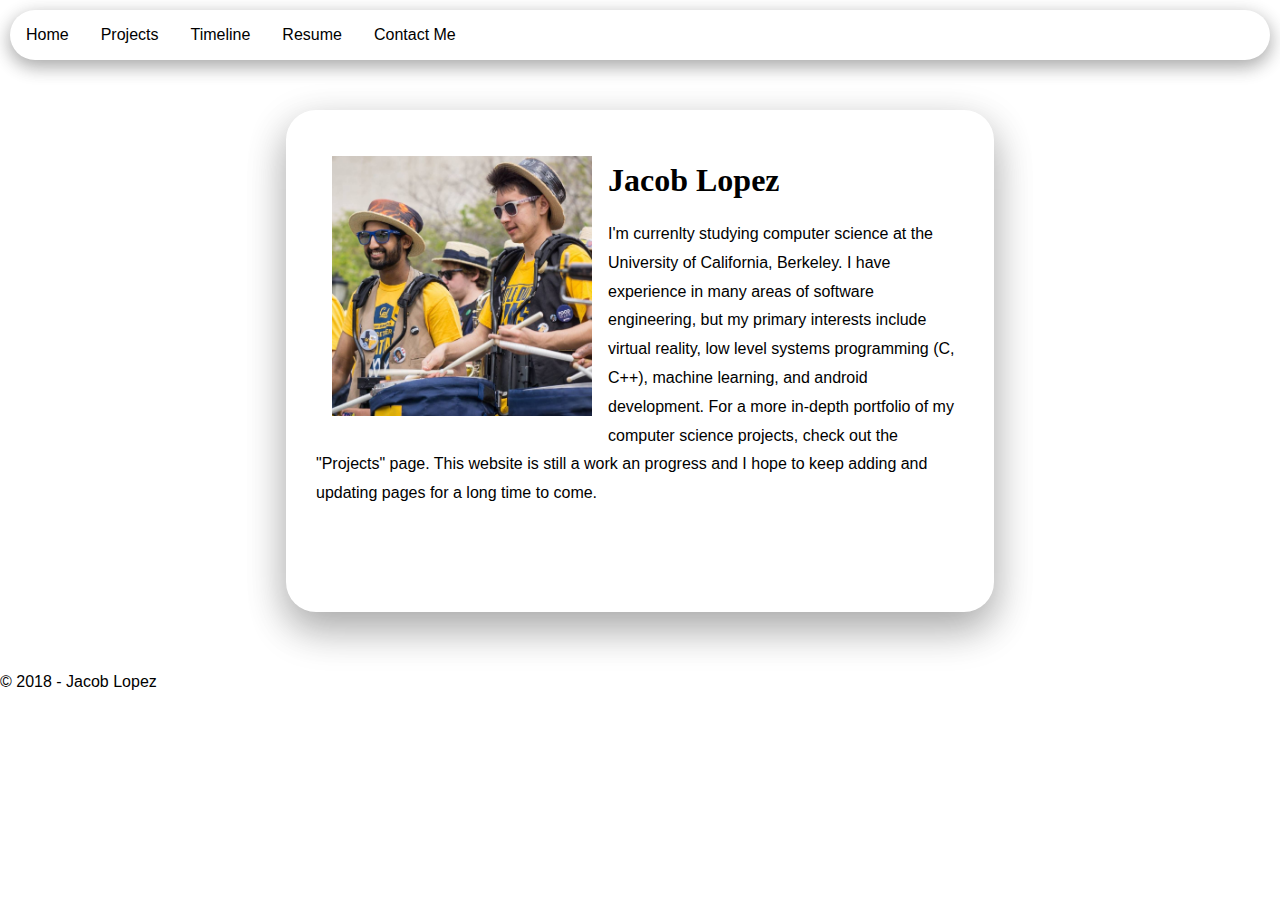
<file: index.html>
<!doctype html>
<html>
    <head>
       <meta charset="utf-8">
        <title>Jacob Lopez</title>
        <link rel="stylesheet" href="normalize.css">
        <link rel="stylesheet" href="style.css">
    </head>
    <body>
        <div class="gradient-background">
            <div class="site-header">
                <ul>
                    <li>
                        <a href="index.html">Home</a>
                    </li>
                    <li>
                        <a href="projects.html">Projects</a>
                    </li>
                    <li>
                        <a href="timeline.html">Timeline</a>
                    </li>
                    <li>
                        <a href="Jacob_Resume.pdf" target="_blank">Resume</a>
                    </li>
                    <li>
                        <a href="about.html">Contact Me</a>
                    </li>
                </ul>
            </div>
            <div class="site-body">
                <div class="about-me">
                    <img class="main-pic" src="profilepic.jpg" alt="Jacob Lopez">
                    <h1>Jacob Lopez</h1>
                    <p>
                        I'm currenlty studying computer science at the University of 
                        California, Berkeley. I have experience in many areas of 
                        software engineering, but my primary interests include virtual 
                        reality, low level systems programming (C, C++), machine 
                        learning, and android development. For a more in-depth portfolio 
                        of my computer science projects, check out the "Projects" page. This 
                        website is still a work an progress and I hope to keep adding and 
                        updating pages for a long time to come.
                        <br/> 
                        <br/> 
                        <br/>
                    </p>
                </div>
            </div>
            <div>
                <footer>
                    <p>&copy; 2018 - Jacob Lopez</p>
                </footer>
            </div>
        </div>
    </body>
</html>
</file>
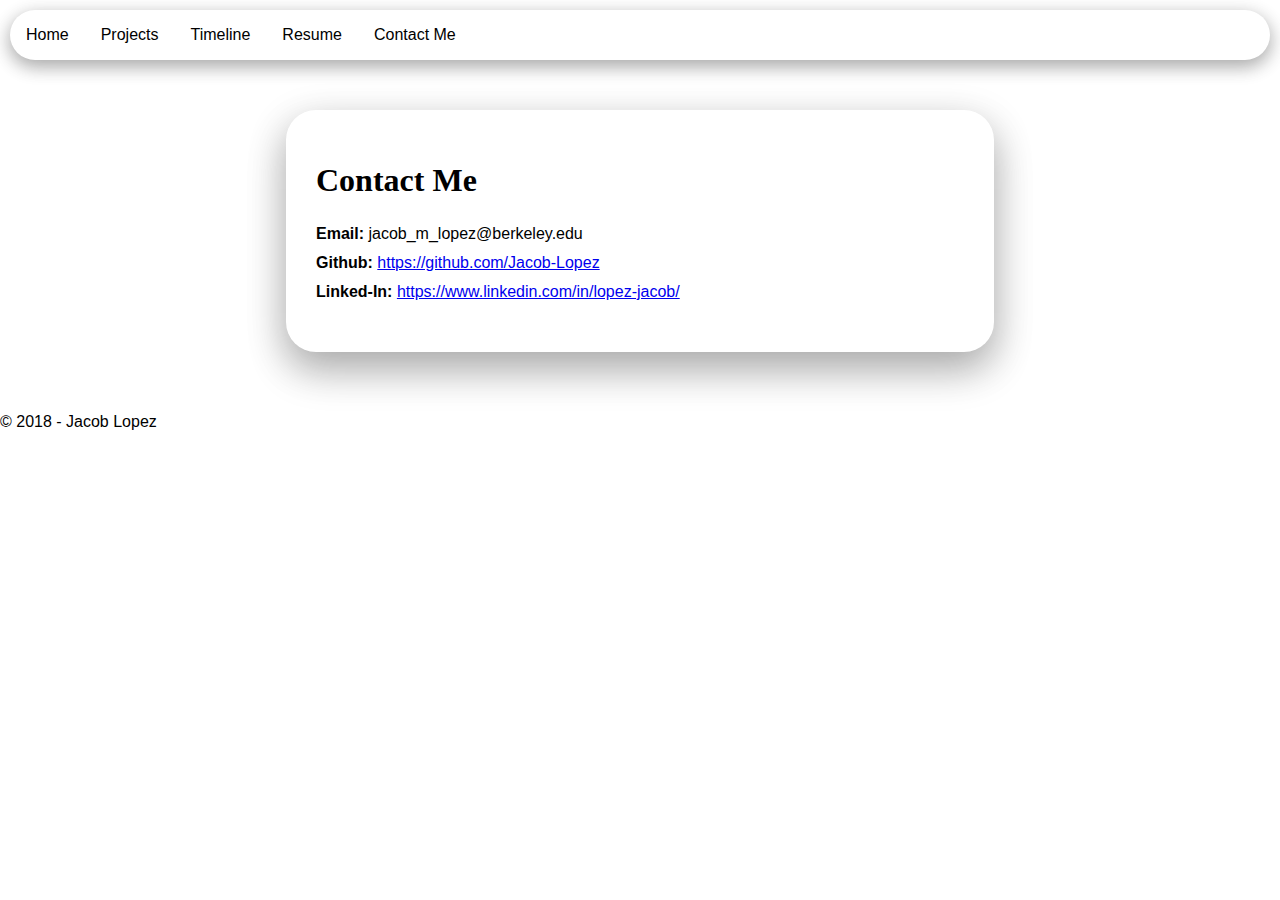
<file: about.html>
<!doctype html>
<html>
    <head>
       <meta charset="utf-8">
        <title>Jacob Lopez</title>
        <link rel="stylesheet" href="normalize.css">
        <link rel="stylesheet" href="style.css">
    </head>
    <body>
        <div class="site-header">
            <ul>
                <li>
                    <a href="index.html">Home</a>
                </li>
                <li>
                    <a href="projects.html">Projects</a>
                </li>
                <li>
                    <a href="timeline.html">Timeline</a>
                </li>
                <li>
                    <a href="Jacob_Resume.pdf" target="_blank">Resume</a>
                </li>
                <li>
                    <a href="about.html">Contact Me</a>
                </li>
            </ul>
        </div>
        <div class="site-body">
            <div class="about-me">
                <h1>Contact Me</h1>
                <p>
                    <b>Email: </b>jacob_m_lopez@berkeley.edu
                    <br/>
                    <b>Github: </b> <a href="https://github.com/Jacob-Lopez">https://github.com/Jacob-Lopez</a>
                    <br/>
                    <b>Linked-In: </b> <a href="https://www.linkedin.com/in/lopez-jacob/">https://www.linkedin.com/in/lopez-jacob/</a>
                </p>
            </div>
        </div>
        <div>
            <footer>
                <p>&copy; 2018 - Jacob Lopez</p>
            </footer>
        </div>
    </body>
</html>
</file>
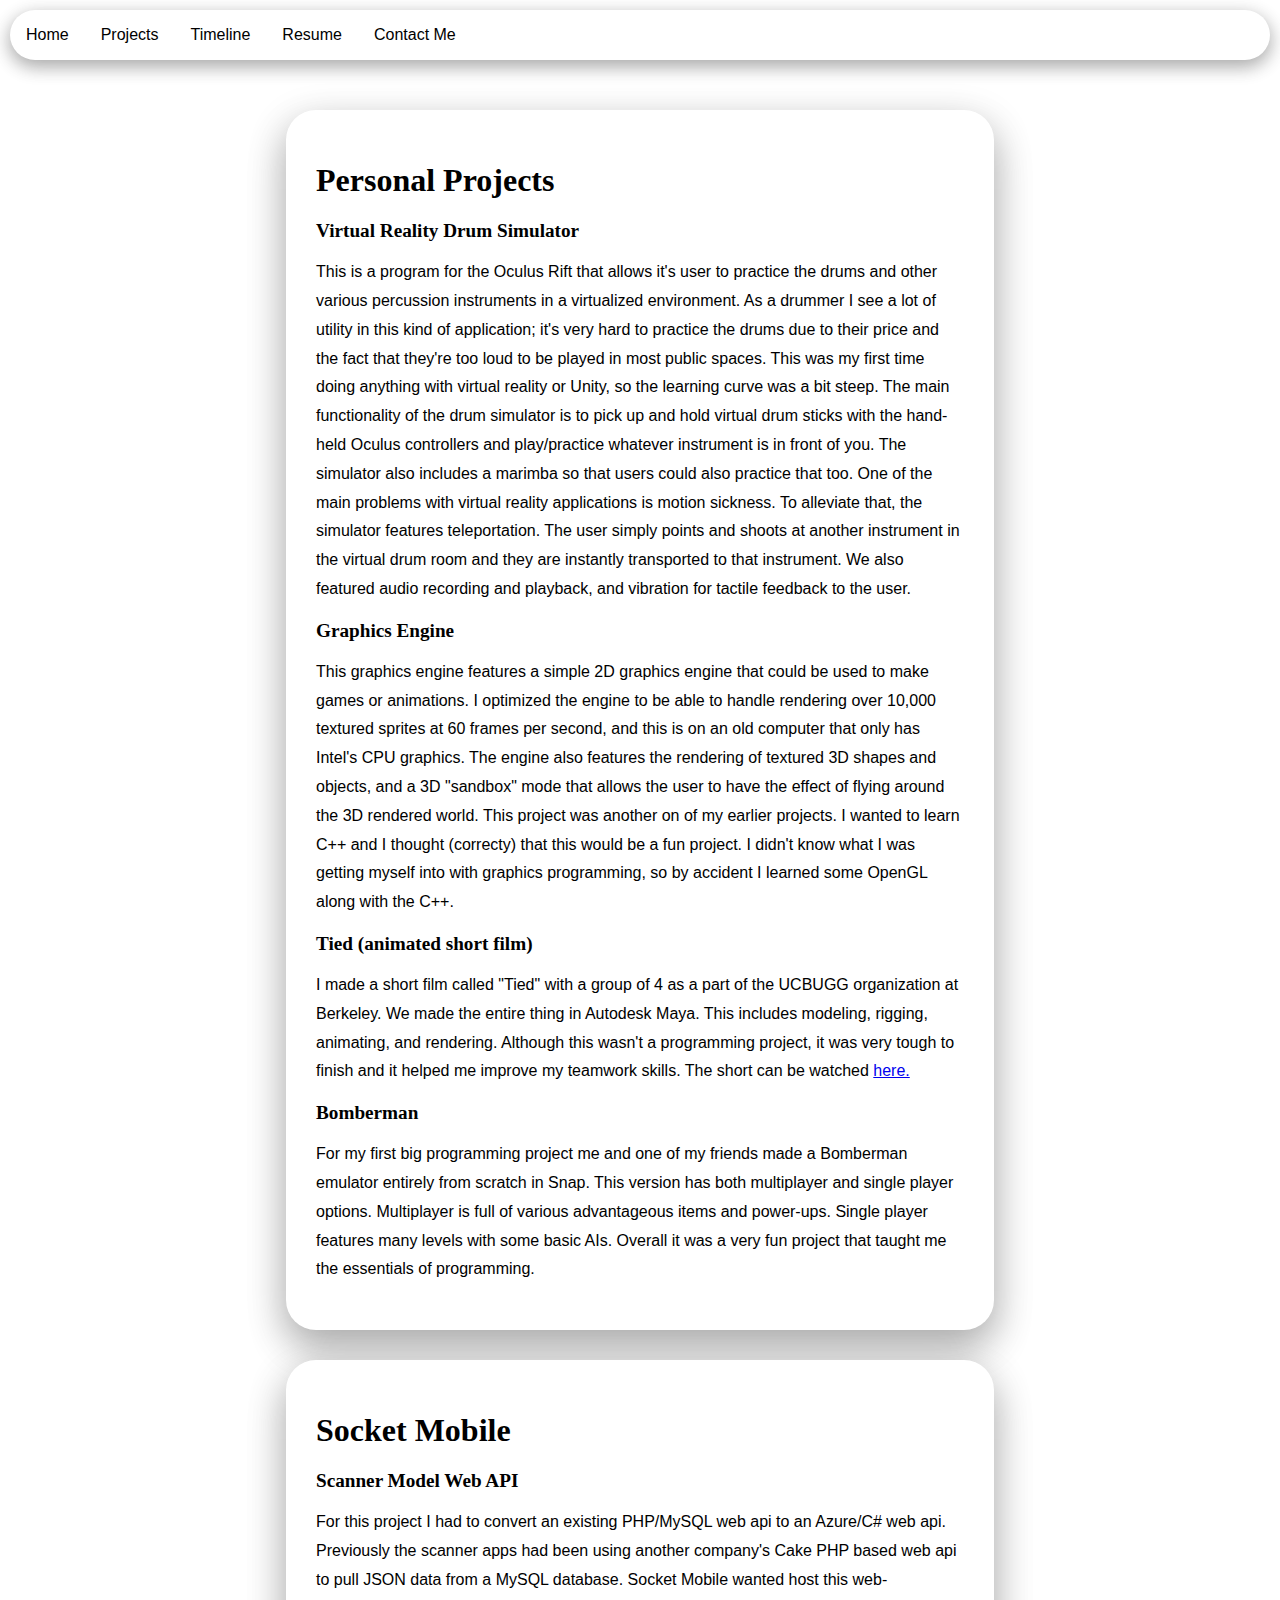
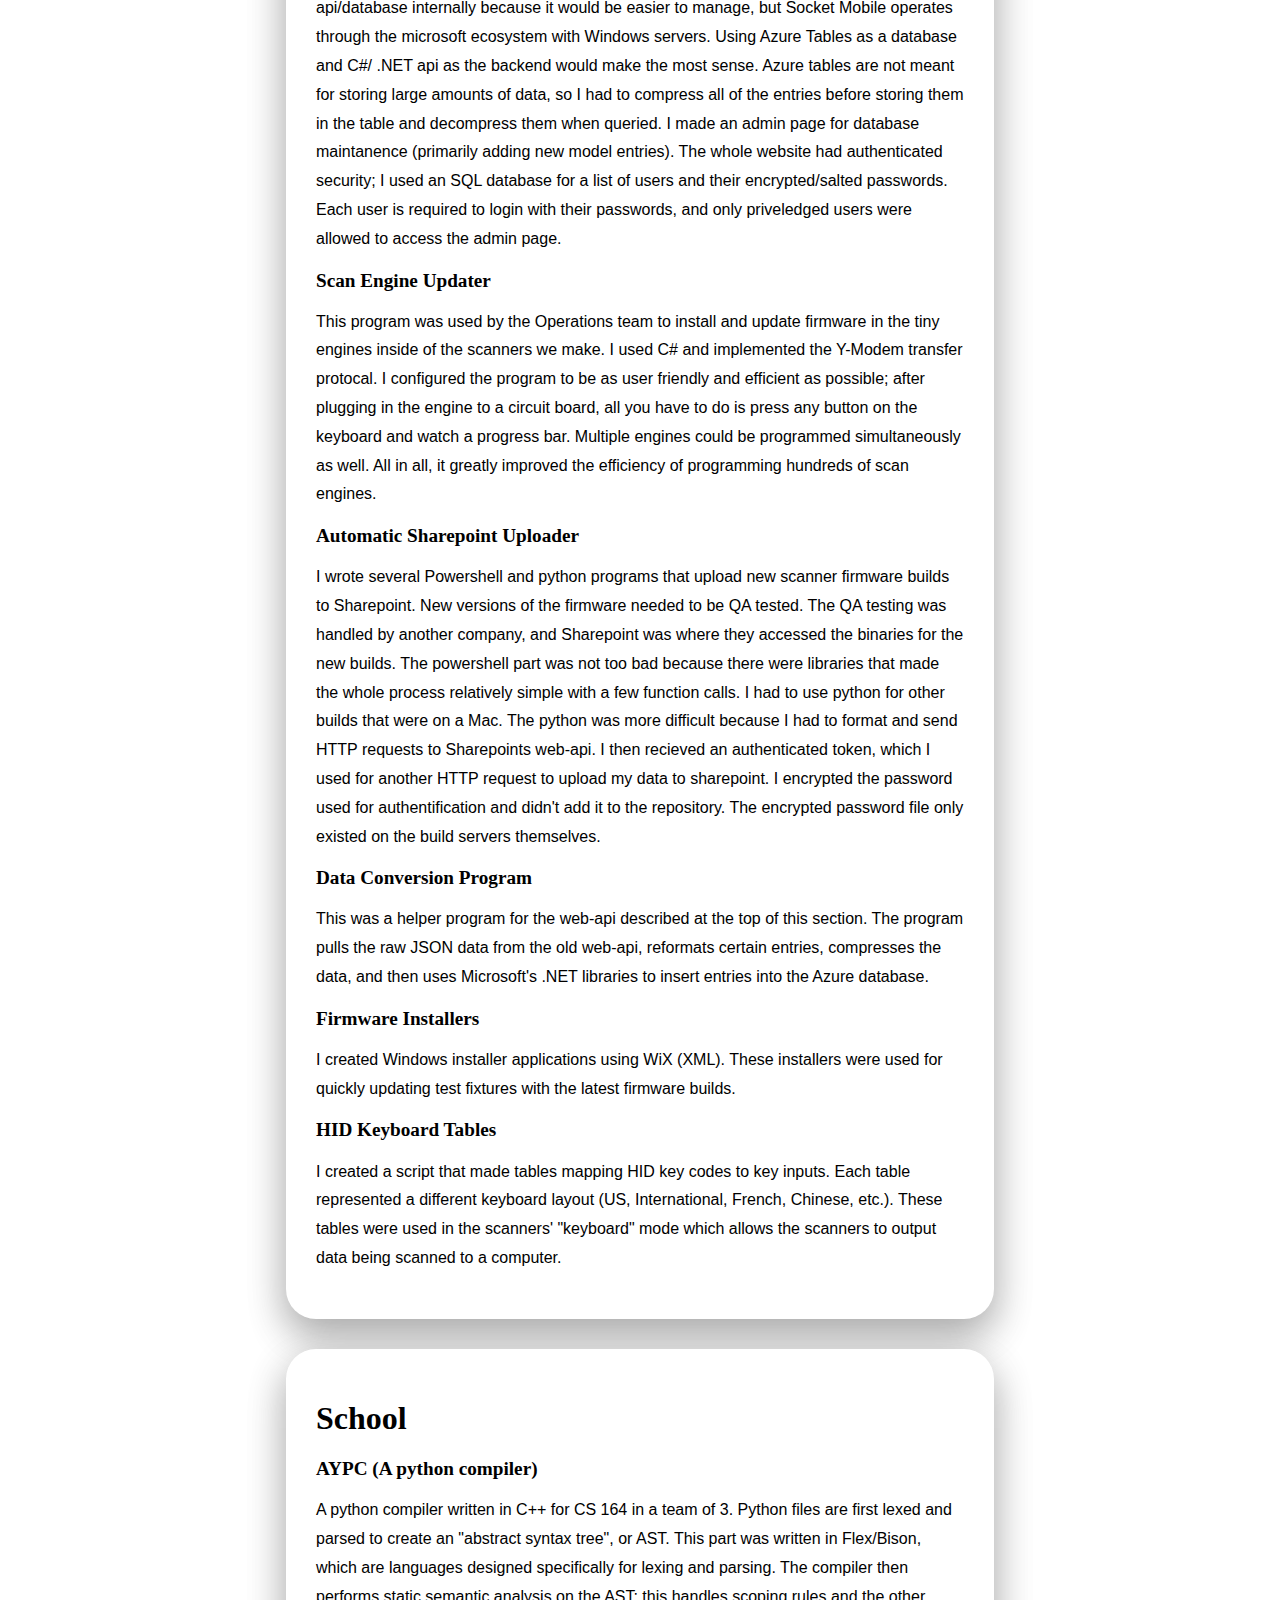
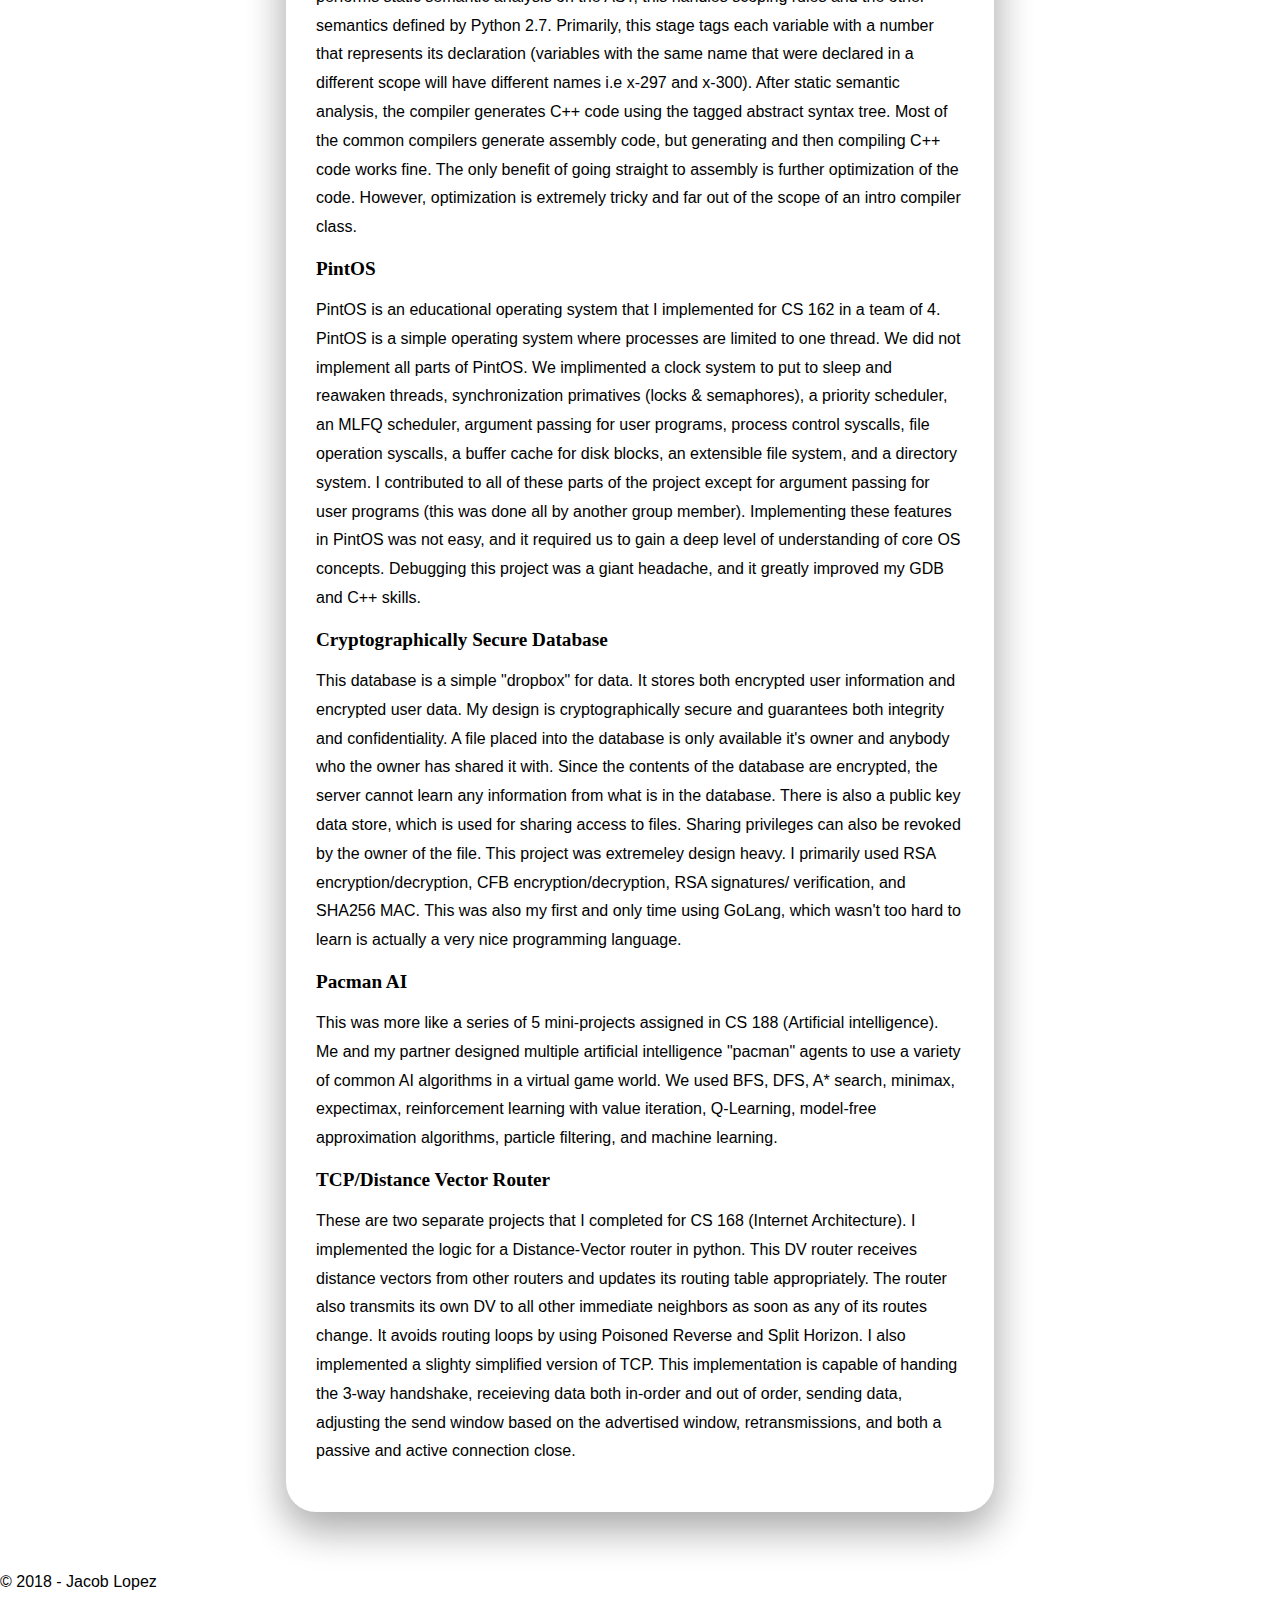
<file: projects.html>
<!doctype html>
<html>
    <head>
       <meta charset="utf-8">
        <title>Jacob Lopez</title>
        <link rel="stylesheet" href="normalize.css">
        <link rel="stylesheet" href="style.css">
    </head>
    <body>
        <div class="site-header">
            <ul>
                <li>
                    <a href="index.html">Home</a>
                </li>
                <li>
                    <a href="projects.html">Projects</a>
                </li>
                <li>
                    <a href="timeline.html">Timeline</a>
                </li>
                <li>
                    <a href="Jacob_Resume.pdf" target="_blank">Resume</a>
                </li>
                <li>
                    <a href="about.html">Contact Me</a>
                </li>
            </ul>
        </div>
        <div class="site-body">
            <div class="about-me">
                <h1>Personal Projects</h1>
                <h2>Virtual Reality Drum Simulator</h2>
                <p>
                    This is a program for the Oculus Rift that allows it's user 
                    to practice the drums and other various percussion instruments 
                    in a virtualized environment. As a drummer I see a lot of utility 
                    in this kind of application; it's very hard to practice the drums due 
                    to their price and the fact that they're too loud to be played in 
                    most public spaces. This was my first time doing anything with 
                    virtual reality or Unity, so the learning curve was a bit steep. 
                    The main functionality of the drum simulator is to pick up and hold 
                    virtual drum sticks with the hand-held Oculus controllers and play/practice 
                    whatever instrument is in front of you. The simulator also includes a marimba
                    so that users could also practice that too. One of the main problems with 
                    virtual reality applications is motion sickness. To alleviate that, 
                    the simulator features teleportation. The user simply points and shoots 
                    at another instrument in the virtual drum room and they are instantly 
                    transported to that instrument. We also featured audio recording and playback, 
                    and vibration for tactile feedback to the user.
                </p>
                <h2>Graphics Engine</h2>
                <p>This graphics engine features a simple 2D graphics engine that 
                    could be used to make games or animations. I optimized the engine 
                    to be able to handle rendering over 10,000 textured sprites at 60 
                    frames per second, and this is on an old computer that only has Intel's 
                    CPU graphics. The engine also features the rendering of textured 3D 
                    shapes and objects, and a 3D "sandbox" mode that allows the user 
                    to have the effect of flying around the 3D rendered world. This 
                    project was another on of my earlier projects. I wanted to learn C++ 
                    and I thought (correcty) that this would be a fun project. I didn't 
                    know what I was getting myself into with graphics programming, so by 
                    accident I learned some OpenGL along with the C++.
                </p>
                <h2>Tied (animated short film)</h2>
                <p>I made a short film called "Tied" with a group of 4 as a part of the UCBUGG
                    organization at Berkeley. We made the entire thing in Autodesk Maya. This 
                    includes modeling, rigging, animating, and rendering. Although 
                    this wasn't a programming project, it was very tough to 
                    finish and it helped me improve my teamwork skills. The short 
                    can be watched 
                    <a href="https://www.youtube.com/watch?v=Sm7wdAa_6fM">here.</a>
                </p>
                <h2>Bomberman</h2>
                <p>For my first big programming project me and one of 
                    my friends made a Bomberman emulator entirely from 
                    scratch in Snap. This version has both multiplayer 
                    and single player options. Multiplayer is full of 
                    various advantageous items and power-ups. Single player 
                    features many levels with some basic AIs. Overall it was 
                    a very fun project that taught me the essentials of 
                    programming.
                </p>
            </div>
            <div class="about-me">
                <h1>Socket Mobile</h1>
                <h2>Scanner Model Web API</h2>
                <p>For this project I had to convert an existing PHP/MySQL 
                    web api to an Azure/C# web api. Previously the scanner apps 
                    had been using another company's Cake PHP based web api to 
                    pull JSON data from a MySQL database. Socket Mobile wanted 
                    host this web-api/database internally because it would be easier to manage, but 
                    Socket Mobile operates through the microsoft ecosystem with 
                    Windows servers. Using Azure Tables as a database and C#/
                    .NET api as the backend would make the most sense. Azure tables 
                    are not meant for storing large amounts of data, so I 
                    had to compress all of the entries before storing them in the 
                    table and decompress them when queried. I made an admin page 
                    for database maintanence (primarily adding new model entries). 
                    The whole website had authenticated security; I used an SQL database 
                    for a list of users and their encrypted/salted passwords. Each 
                    user is required to login with their passwords, and only priveledged 
                    users were allowed to access the admin page.
                </p>
                <h2>Scan Engine Updater</h2>
                <p>This program was used by the Operations team to install 
                    and update firmware in the tiny engines inside of the 
                    scanners we make. I used C# and implemented the Y-Modem 
                    transfer protocal. I configured the program to be as user 
                    friendly and efficient as possible; after plugging in the 
                    engine to a circuit board, all you have to do is press any 
                    button on the keyboard and watch a progress bar. Multiple 
                    engines could be programmed simultaneously as well. All in all, 
                    it greatly improved the efficiency of programming hundreds of 
                    scan engines.
                </p>
                <h2>Automatic Sharepoint Uploader</h2>
                <p>
                    I wrote several Powershell and python programs that upload new scanner 
                    firmware builds to Sharepoint. New versions of the firmware needed to 
                    be QA tested. The QA testing was handled by another company, and Sharepoint 
                    was where they accessed the binaries for the new builds. The powershell part 
                    was not too bad because there were libraries that made the whole process 
                    relatively simple with a few function calls. I had to use python for other 
                    builds that were on a Mac. The python was more difficult because I had to 
                    format and send HTTP requests to Sharepoints web-api. I then recieved 
                    an authenticated token, which I used for another HTTP request to upload 
                    my data to sharepoint. I encrypted the password used for authentification 
                    and didn't add it to the repository. The encrypted password file only 
                    existed on the build servers themselves.
                </p>
                <h2>Data Conversion Program</h2>
                <p>This was a helper program for the web-api described at the top 
                    of this section. The program pulls the raw JSON data from the old 
                    web-api, reformats certain entries, compresses the data, and then 
                    uses Microsoft's .NET libraries to insert entries into the Azure 
                    database. 
                </p>
                <h2>Firmware Installers</h2>
                <p>
                    I created Windows installer applications using WiX (XML). 
                    These installers were used for quickly updating test 
                    fixtures with the latest firmware builds.
                </p>
                <h2>HID Keyboard Tables</h2>
                <p>
                    I created a script that made tables mapping HID key codes to 
                    key inputs. Each table represented a different keyboard layout (US, 
                    International, French, Chinese, etc.). These tables were used 
                    in the scanners' "keyboard" mode which allows the scanners to 
                    output data being scanned to a computer.
                </p>
            </div>
            <div class="about-me">
                <h1>School</h1>
                <h2>AYPC (A python compiler)</h2>
                <p>
                    A python compiler written in C++ for CS 164 in a team of 3. Python 
                    files are first lexed and parsed to create an "abstract syntax 
                    tree", or AST. This part was written in Flex/Bison, which are 
                    languages designed specifically for lexing and parsing. The 
                    compiler then performs static semantic analysis on the AST; 
                    this handles scoping rules and the other semantics defined 
                    by Python 2.7. Primarily, this stage tags each variable with 
                    a number that represents its declaration (variables with the 
                    same name that were declared in a different scope will have 
                    different names i.e x-297 and x-300). After static semantic 
                    analysis, the compiler generates C++ code using the tagged
                    abstract syntax tree. Most of the common compilers generate 
                    assembly code, but generating and then compiling C++ code 
                    works fine. The only benefit of going straight to assembly is 
                    further optimization of the code. However, optimization is 
                    extremely tricky and far out of the scope of an intro compiler 
                    class.
                </p>
                <h2>PintOS</h2>
                <p>
                    PintOS is an educational operating system that I implemented 
                    for CS 162 in a team of 4. PintOS is a simple operating system 
                    where processes are limited to one thread. We did not implement 
                    all parts of PintOS. We implimented a clock system to put to sleep 
                    and reawaken threads, synchronization primatives (locks & semaphores), 
                    a priority scheduler, an MLFQ scheduler, argument passing for user 
                    programs, process control syscalls, file operation syscalls, a buffer 
                    cache for disk blocks, an extensible file system, and a directory system. 
                    I contributed to all of these parts of the project except for argument 
                    passing for user programs (this was done all by another group member). 
                    Implementing these features in PintOS was not easy, and it required us 
                    to gain a deep level of understanding of core OS concepts. Debugging this 
                    project was a giant headache, and it greatly improved my GDB and C++ 
                    skills.
                </p>
                <h2>Cryptographically Secure Database</h2>
                <p>
                    This database is a simple "dropbox" for data. It stores both encrypted user 
                    information and encrypted user data. My design is cryptographically 
                    secure and guarantees both integrity and confidentiality. A file placed into 
                    the database is only available it's owner and anybody who the owner has shared 
                    it with. Since the contents of the database are encrypted, the server cannot 
                    learn any information from what is in the database. There is also a public key 
                    data store, which is used for sharing access to files. Sharing privileges can 
                    also be revoked by the owner of the file. This project was extremeley design heavy. 
                    I primarily used RSA encryption/decryption, CFB encryption/decryption, RSA signatures/
                    verification, and SHA256 MAC. This was also my first and only time using GoLang, 
                    which wasn't too hard to learn is actually a very nice programming language.
                </p>
                <h2>Pacman AI</h2>
                <p>
                    This was more like a series of 5 mini-projects assigned in CS 188 (Artificial 
                    intelligence). Me and my partner designed multiple artificial intelligence 
                    "pacman" agents to use a variety of common AI algorithms in a virtual game 
                    world. We used BFS, DFS, A* search, minimax, expectimax, reinforcement learning 
                    with value iteration, Q-Learning, model-free approximation algorithms, particle 
                    filtering, and machine learning.
                </p>
                <h2>TCP/Distance Vector Router</h2>
                <p>
                    These are two separate projects that I completed for CS 168 
                    (Internet Architecture). I implemented the logic for a 
                    Distance-Vector router in python. This DV router receives 
                    distance vectors from other routers and updates its routing 
                    table appropriately. The router also transmits its own 
                    DV to all other immediate neighbors as soon as any of its routes 
                    change. It avoids routing loops by using Poisoned Reverse and 
                    Split Horizon. I also implemented a slighty simplified version of 
                    TCP. This implementation is capable of handing the 3-way handshake, 
                    receieving data both in-order and out of order, sending data, 
                    adjusting the send window based on the advertised window, 
                    retransmissions, and both a passive and active connection close.
                </p>
            </div>
        </div>
        <div>
            <footer>
                <p>&copy; 2018 - Jacob Lopez</p>
            </footer>
        </div>
    </body>
</html>
</file>
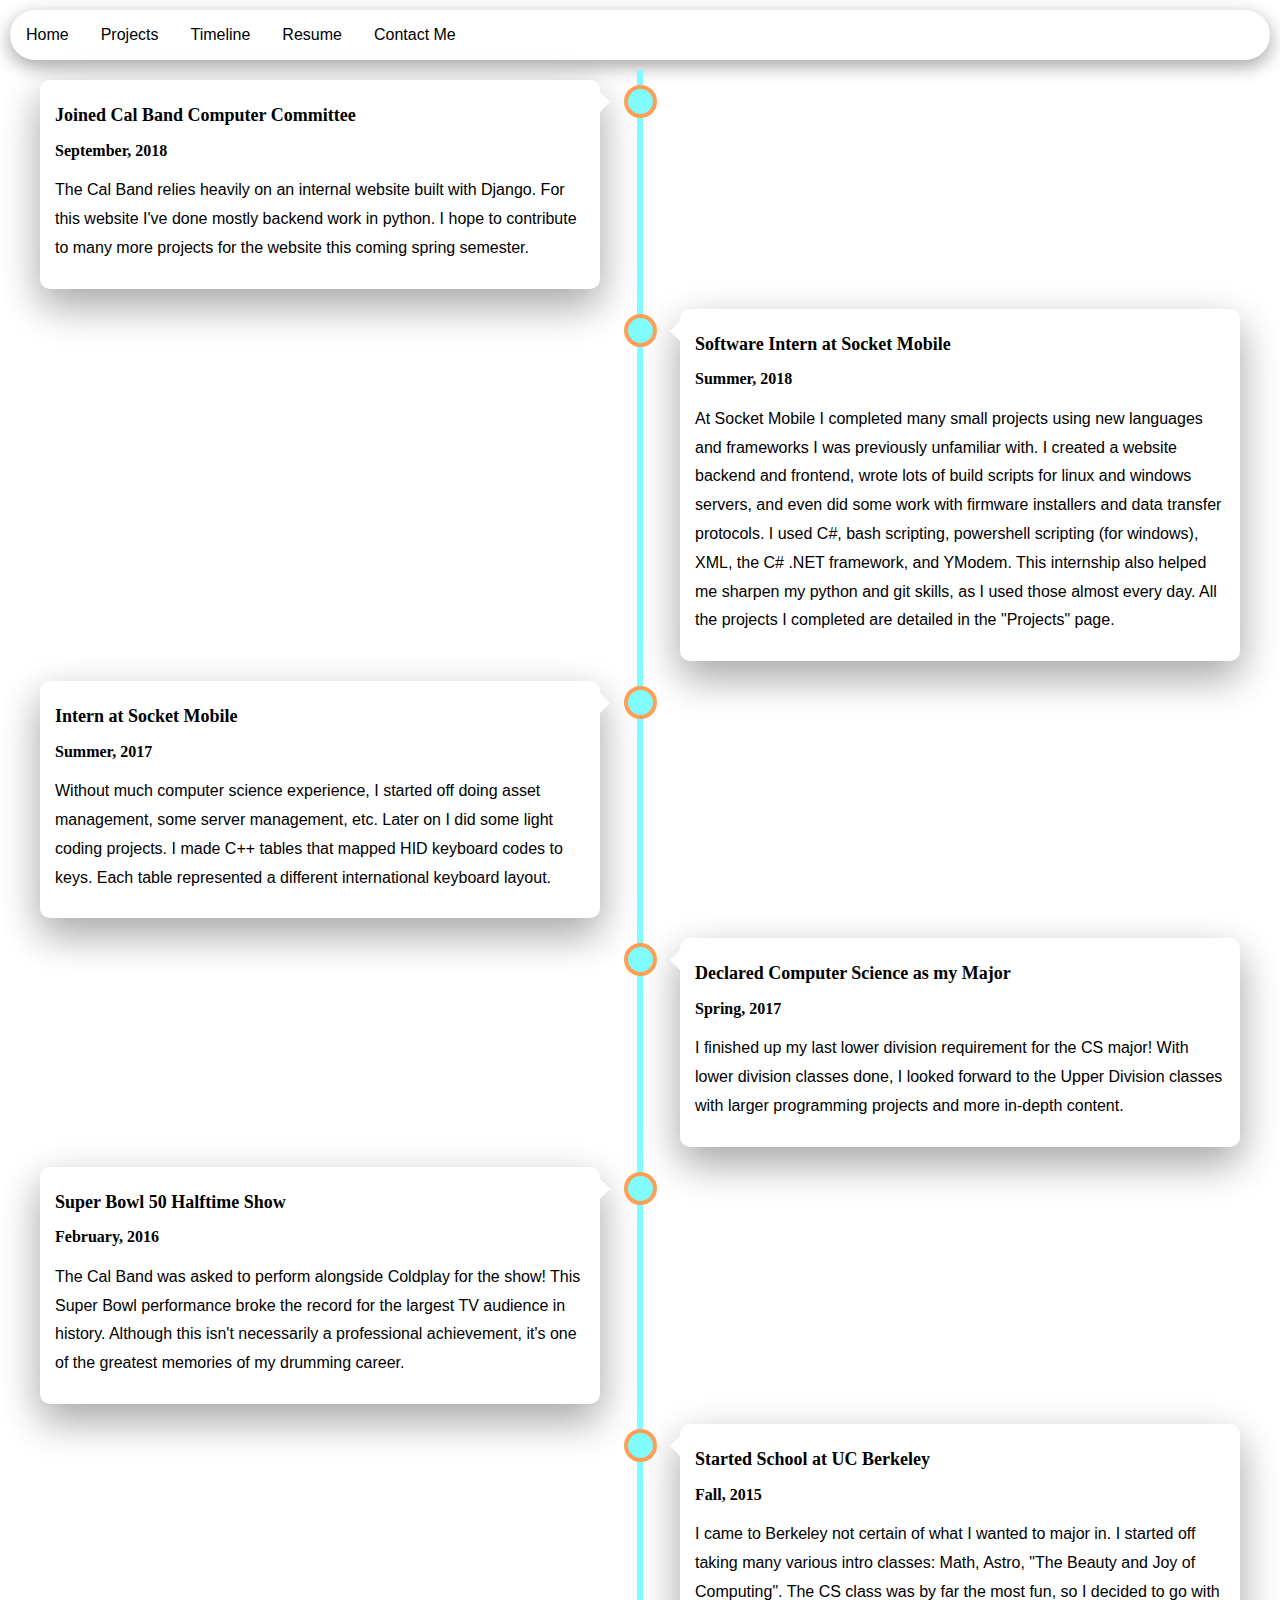
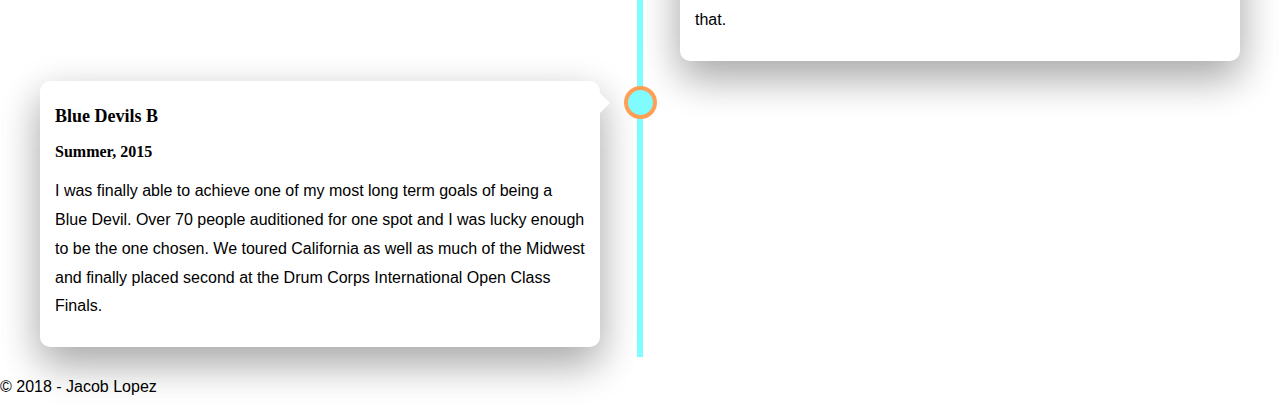
<file: timeline.html>
<!doctype html>
<html>
    <head>
       <meta charset="utf-8">
        <title>Jacob Lopez</title>
        <link rel="stylesheet" href="normalize.css">
        <link rel="stylesheet" href="style.css">
        <link rel="stylesheet" href="timeline.css">
    </head>
    <body>
        <div class="site-header">
            <ul>
                <li>
                    <a href="index.html">Home</a>
                </li>
                <li>
                    <a href="projects.html">Projects</a>
                </li>
                <li>
                    <a href="timeline.html">Timeline</a>
                </li>
                <li>
                    <a href="Jacob_Resume.pdf" target="_blank">Resume</a>
                </li>
                <li>
                    <a href="about.html">Contact Me</a>
                </li>
            </ul>
        </div>
        <div class="timeline">
            <div class="container left">
                <div class="content">
                <h2>Joined Cal Band Computer Committee</h2>
                <h3>September, 2018</h3>
                <p>The Cal Band relies heavily on an internal website built with Django.
                    For this website I've done mostly backend work in python. I hope to 
                    contribute to many more projects for the website this coming spring 
                    semester.
                </p>
                </div>
            </div>
            <div class="container right">
                <div class="content">
                <h2>Software Intern at Socket Mobile</h2>
                <h3>Summer, 2018</h3>
                <p>At Socket Mobile I completed many small projects using new languages and frameworks I was previously unfamiliar with. I created a website backend and frontend, wrote lots of build scripts for linux and windows servers, and even did some work with firmware installers and data transfer protocols. I used C#, bash scripting, powershell scripting (for windows), XML, the C# .NET framework, and YModem. This internship also helped me sharpen my python and git skills, as I used those almost every day.
                    All the projects I completed are detailed in the "Projects" page.
                </p>
                </div>
            </div>
            <div class="container left">
                <div class="content">
                <h2>Intern at Socket Mobile</h2>
                <h3>Summer, 2017</h3>
                <p>Without much computer science experience, I started off doing asset management, some server management, 
                    etc. Later on I did some light coding projects. I made C++ tables that 
                    mapped HID keyboard codes to keys. Each table represented a different 
                    international keyboard layout. 
                </p>
                </div>
            </div>
            <div class="container right">
                <div class="content">
                <h2>Declared Computer Science as my Major</h2>
                <h3>Spring, 2017</h3>
                <p>I finished up my last lower division requirement for the CS major! 
                    With lower division classes done, I looked forward to the Upper 
                    Division classes with larger programming projects and more in-depth 
                    content.
                </p>
                </div>
            </div>
            <div class="container left">
                <div class="content">
                <h2>Super Bowl 50 Halftime Show</h2>
                <h3>February, 2016</h3>
                <p>The Cal Band was asked to perform alongside Coldplay for the show! 
                    This Super Bowl performance broke the record for the largest TV 
                    audience in history. Although this isn't necessarily a professional 
                    achievement, it's one of the greatest memories of my drumming career.
                </p>
                </div>
            </div>
            <div class="container right">
                <div class="content">
                <h2>Started School at UC Berkeley</h2>
                <h3>Fall, 2015</h3>
                <p>I came to Berkeley not certain of what I wanted to major in. 
                    I started off taking many various intro classes: Math, Astro, 
                    "The Beauty and Joy of Computing". The CS class was by far the 
                    most fun, so I decided to go with that.
                </p>
                </div>
            </div>
            <div class="container left">
                <div class="content">
                <h2>Blue Devils B</h2>
                <h3>Summer, 2015</h3>
                <p>I was finally able to achieve one of my most long term goals 
                    of being a Blue Devil. Over 70 people auditioned for one spot 
                    and I was lucky enough to be the one chosen. We toured California 
                    as well as much of the Midwest and finally placed second at the Drum 
                    Corps International Open Class Finals.
                </p>
                </div>
            </div>
        </div>
        <div>
            <footer>
                <p>&copy; 2018 - Jacob Lopez</p>
            </footer>
        </div>
    </body>
</html>
</file>
<file: style.css>
.site-header {
    padding: 10px;
}

.main-pic {
    padding: 1.0rem;
    float: left;
    width: 260px;
}

img {
    max-width: 100%;
}

.about-me {
    background-color: white;
    padding: 30px;
    margin: 30px;
    box-shadow: 0 20px 40px 0 rgba(0, 0, 0, 0.2), 0 12px 40px 0 rgba(0, 0, 0, 0.19);
    border-radius: 30px;
}

.site-body {
    padding: 10px 20% 10px 20%;
}

ul {
    list-style-type: none;
    margin: 0;
    padding: 0;
    overflow: hidden;
    background-color: #ffffff;
    box-shadow: 0 6px 18px 0 rgba(0, 0, 0, 0.2), 0 6px 20px 0 rgba(0, 0, 0, 0.19);
    border-radius: 30px;
  }

li {
    float: left;
  }
li a {
    display: block;
    color: rgb(0, 0, 0);
    text-align: center;
    padding: 16px;
    text-decoration: none;
    font-family: Arial, Helvetica, sans-serif; 
}

li a:hover {
    background-color: #83ffe4;
}

p {
    line-height: 1.8;
    font-family: Arial, Helvetica, sans-serif;
    font-size: medium;
}

h2 {
    font-size: larger;
}

body {

}
</file>
<file: timeline.css>
* {
    box-sizing: border-box;
}

/* The actual timeline (the vertical ruler) */
.timeline {
    position: relative;
    max-width: 2000px;
    margin: 0 auto;
}

/* The actual timeline (the vertical ruler) */
.timeline::after {
    content: '';
    position: absolute;
    width: 6px;
    background-color: rgb(128, 251, 255);
    top: 0;
    bottom: 0;
    left: 50%;
    margin-left: -3px;
}

/* Container around content */
.container {
    padding: 10px 40px;
    position: relative;
    background-color: inherit;
    width: 50%;
}

/* The circles on the timeline */
.container::after {
    content: '';
    position: absolute;
    width: 25px;
    height: 25px;
    right: -17px;
    background-color: rgb(128, 251, 255);
    border: 4px solid #FF9F55;
    top: 15px;
    border-radius: 50%;
    z-index: 1;
}

/* Place the container to the left */
.left {
    left: 0;
}

/* Place the container to the right */
.right {
    left: 50%;
}

  /* Add arrows to the left container (pointing right) */
.left::before {
    content: " ";
    height: 0;
    position: absolute;
    top: 22px;
    width: 0;
    z-index: 1;
    right: 30px;
    border: medium solid rgb(0, 0, 0);
    border-width: 10px 0 10px 10px;
    border-color: transparent transparent transparent white;
}

/* Add arrows to the right container (pointing left) */
.right::before {
    content: " ";
    height: 0;
    position: absolute;
    top: 22px;
    width: 0;
    z-index: 1;
    left: 30px;
    border: medium solid white;
    border-width: 10px 10px 10px 0;
    border-color: transparent white transparent transparent;
}
  
  /* Fix the circle for containers on the right side */
.right::after {
    left: -16px;
}

/* The actual content */
.content {
    padding: 10px 15px;
    background-color: white;
    position: relative;
    border-radius: 10px;
    box-shadow: 0 20px 40px 0 rgba(0, 0, 0, 0.2), 0 12px 40px 0 rgba(0, 0, 0, 0.19);
}

/* Media queries - Responsive timeline on screens less than 600px wide */
@media screen and (max-width: 600px) {
    /* Place the timelime to the left */
    .timeline::after {
        left: 31px;
    }

    /* Full-width containers */
    .container {
        width: 100%;
        padding-left: 70px;
        padding-right: 25px;
        box-shadow: 0 20px 40px 0 rgba(0, 0, 0, 0.2), 0 12px 40px 0 rgba(0, 0, 0, 0.19);
    }

    /* Make sure that all arrows are pointing leftwards */
    .container::before {
        left: 60px;
        border: medium solid white;
        border-width: 10px 10px 10px 0;
        border-color: transparent white transparent transparent;
    }

    /* Make sure all circles are at the same spot */
    .left::after, .right::after {
        left: 15px;
    }

    /* Make all right containers behave like the left ones */
    .right {
        left: 0%;
    }

}

h2 {
    font-size: large;
}

h3 {
    font-size: medium;
}
</file>
